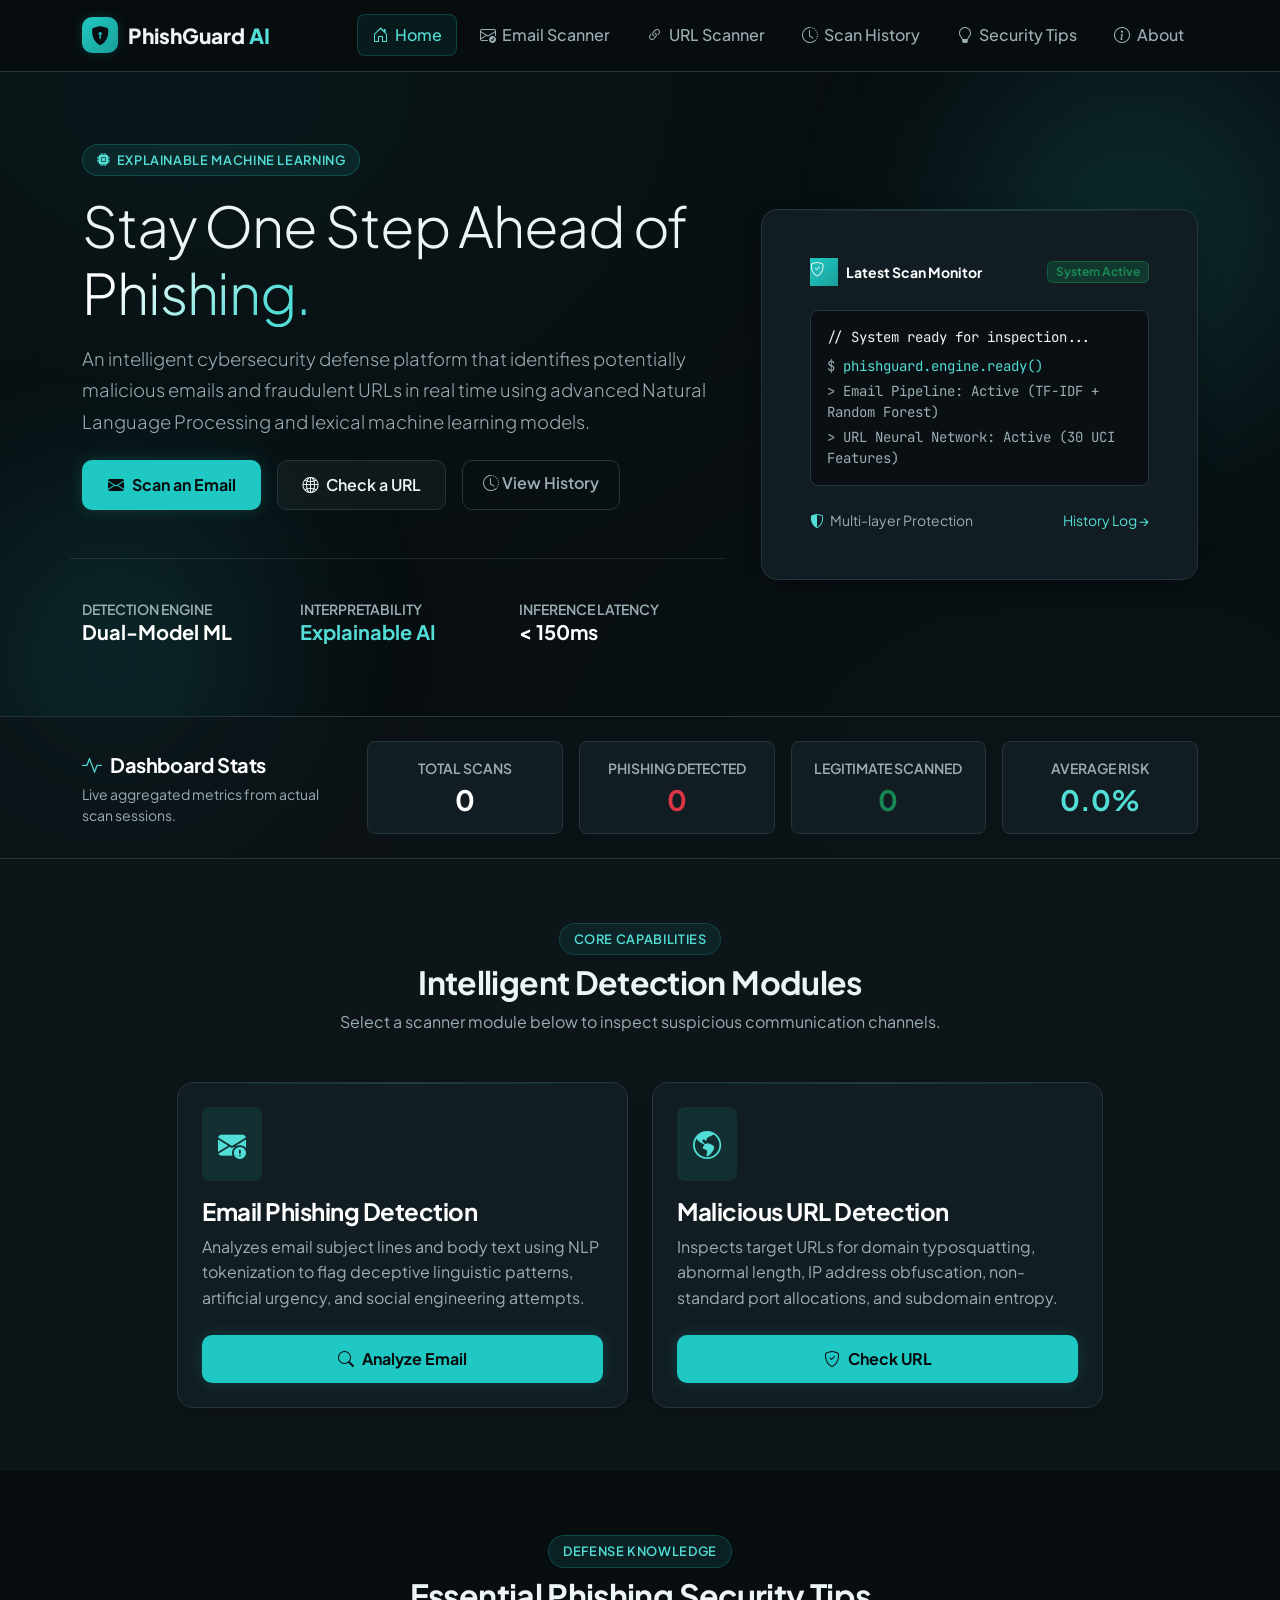
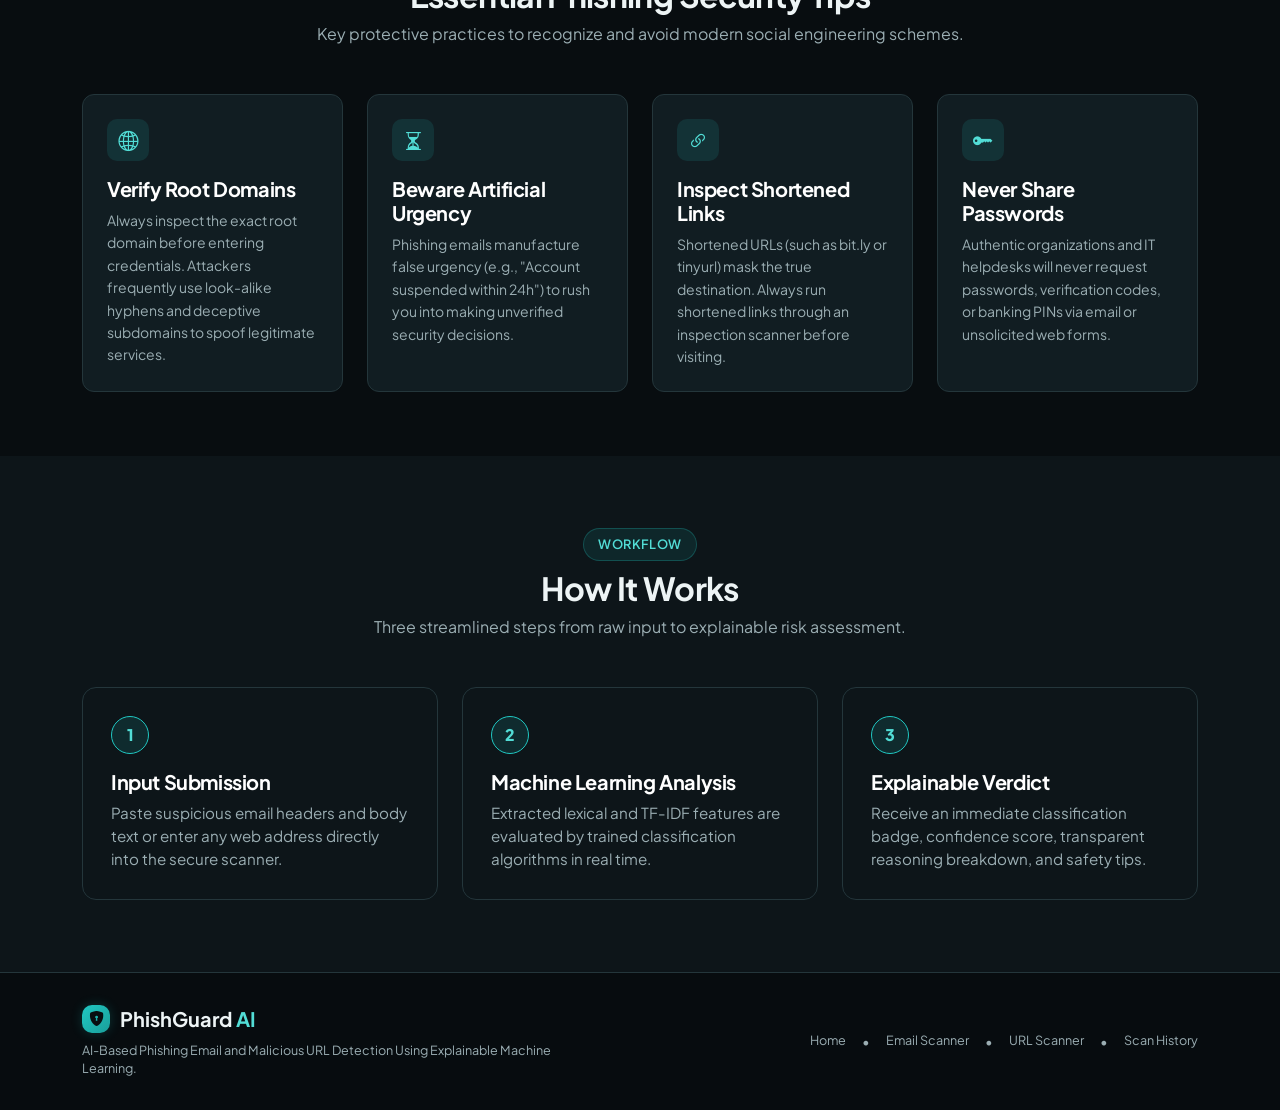
<file: frontend/index.html>
<!DOCTYPE html>
<html lang="en">

<head>
  <meta charset="UTF-8">
  <meta name="viewport" content="width=device-width, initial-scale=1.0">
  <title>PhishGuard AI — Phishing Email &amp; Malicious URL Detection</title>
  <meta name="description"
    content="AI-Based Phishing Email and Malicious URL Detection Using Explainable Machine Learning.">

  <!-- Google Fonts -->
  <link rel="preconnect" href="https://fonts.googleapis.com">
  <link rel="preconnect" href="https://fonts.gstatic.com" crossorigin>
  <link
    href="https://fonts.googleapis.com/css2?family=JetBrains+Mono:wght@400;600&family=Plus+Jakarta+Sans:wght@400;500;600;700;800&display=swap"
    rel="stylesheet">

  <!-- Bootstrap 5 CSS -->
  <link href="https://cdn.jsdelivr.net/npm/bootstrap@5.3.2/dist/css/bootstrap.min.css" rel="stylesheet">

  <!-- Bootstrap Icons -->
  <link rel="stylesheet" href="https://cdn.jsdelivr.net/npm/bootstrap-icons@1.11.3/font/bootstrap-icons.min.css">

  <!-- Custom Cyber Stylesheet -->
  <link rel="stylesheet" href="style.css?v=11">
</head>

<body>

  <!-- Background Orbs -->
  <div class="glow-orb glow-orb-cyan"></div>
  <div class="glow-orb glow-orb-blue"></div>

  <!-- Navigation Bar -->
  <header>
    <nav class="cyber-navbar navbar navbar-expand-lg">
      <div class="container">
        <a class="cyber-brand" href="index.html">
          <span class="brand-icon">
            <i class="bi bi-shield-lock-fill"></i>
          </span>
          <span>PhishGuard <span class="text-cyan">AI</span></span>
        </a>

        <button class="navbar-toggler border-0 text-white" type="button" data-bs-toggle="collapse"
          data-bs-target="#navbarContent" aria-controls="navbarContent" aria-expanded="false"
          aria-label="Toggle navigation">
          <i class="bi bi-list fs-2"></i>
        </button>

        <div class="collapse navbar-collapse" id="navbarContent">
          <ul class="navbar-nav ms-auto mb-2 mb-lg-0 align-items-lg-center gap-lg-2">
            <li class="nav-item">
              <a class="cyber-nav-link active" href="index.html"><i class="bi bi-house-door"></i> Home</a>
            </li>
            <li class="nav-item">
              <a class="cyber-nav-link" href="email.html"><i class="bi bi-envelope-check"></i> Email Scanner</a>
            </li>
            <li class="nav-item">
              <a class="cyber-nav-link" href="url.html"><i class="bi bi-link-45deg"></i> URL Scanner</a>
            </li>
            <li class="nav-item">
              <a class="cyber-nav-link" href="history.html"><i class="bi bi-clock-history"></i> Scan History</a>
            </li>
            <li class="nav-item">
              <a class="cyber-nav-link" href="#tips"><i class="bi bi-lightbulb"></i> Security Tips</a>
            </li>
            <li class="nav-item">
              <a class="cyber-nav-link" href="#about"><i class="bi bi-info-circle"></i> About</a>
            </li>
          </ul>
        </div>
      </div>
    </nav>
  </header>

  <main>
    <!-- Hero Section -->
    <section class="py-5 py-lg-6">
      <div class="container py-4">
        <div class="row align-items-center g-5">
          <div class="col-lg-7">
            <div class="mb-3 fade-slide-up delay-1">
              <span class="cyber-badge cyber-badge-cyan">
                <i class="bi bi-cpu-fill"></i> Explainable Machine Learning
              </span>
            </div>
            <h1 class="display-4 fw-extrabold mb-3 fade-slide-up delay-2">
              Stay One Step Ahead of <span class="gradient-text">Phishing.</span>
            </h1>
            <p class="lead text-muted-custom mb-4 fade-slide-up delay-3" style="font-size: 1.15rem; line-height: 1.7;">
              An intelligent cybersecurity defense platform that identifies potentially malicious emails and fraudulent
              URLs in real time using advanced Natural Language Processing and lexical machine learning models.
            </p>
            <div class="d-flex flex-wrap gap-3 fade-slide-up delay-4">
              <a href="email.html" class="btn-cyber-primary text-decoration-none">
                <i class="bi bi-envelope-fill"></i> Scan an Email
              </a>
              <a href="url.html" class="btn-cyber-secondary text-decoration-none">
                <i class="bi bi-globe2"></i> Check a URL
              </a>
              <a href="history.html" class="btn-cyber-outline text-decoration-none">
                <i class="bi bi-clock-history"></i> View History
              </a>
            </div>

            <!-- Quick stats / Highlights -->
            <div class="row mt-5 pt-3 border-top border-secondary border-opacity-25 g-4 fade-slide-up delay-5">
              <div class="col-sm-4">
                <div class="small text-muted-custom text-uppercase fw-semibold">Detection Engine</div>
                <div class="h5 fw-bold text-white mb-0">Dual-Model ML</div>
              </div>
              <div class="col-sm-4">
                <div class="small text-muted-custom text-uppercase fw-semibold">Interpretability</div>
                <div class="h5 fw-bold text-cyan mb-0">Explainable AI</div>
              </div>
              <div class="col-sm-4">
                <div class="small text-muted-custom text-uppercase fw-semibold">Inference Latency</div>
                <div class="h5 fw-bold text-white mb-0">&lt; 150ms</div>
              </div>
            </div>
          </div>

          <!-- Hero Graphic Card / Latest Threat Card -->
          <div class="col-lg-5 fade-slide-up delay-3">
            <div class="cyber-card p-4 p-md-5">
              <div class="d-flex align-items-center justify-content-between mb-4">
                <div class="d-flex align-items-center gap-2">
                  <span class="brand-icon"
                    style="width: 28px; height: 28px; font-size: 0.9rem; background: linear-gradient(135deg, var(--accent-cyan), #1a9e9a);">
                    <i class="bi bi-shield-check"></i>
                  </span>
                  <span class="small fw-bold text-white">Latest Scan Monitor</span>
                </div>
                <span
                  class="badge bg-success bg-opacity-25 text-success border border-success border-opacity-50 px-2 py-1">
                  System Active
                </span>
              </div>

              <!-- Live Dynamic Latest Detection Card on Hero -->
              <div id="heroLatestScanBox">
                <!-- Dynamically populated via script.js -->
                <div class="rounded-3 p-3 mb-3 code-font"
                  style="background: rgba(8, 13, 16, 0.85); border: 1px solid var(--border-glass);">
                  <div class="text-dim small mb-2">// System ready for inspection...</div>
                  <div class="text-cyan small mb-1"><span class="text-muted-custom">$</span> phishguard.engine.ready()</div>
                  <div class="text-muted-custom small mb-1">&gt; Email Pipeline: Active (TF-IDF + Random Forest)</div>
                  <div class="text-muted-custom small">&gt; URL Neural Network: Active (30 UCI Features)</div>
                </div>
              </div>

              <div class="d-flex align-items-center justify-content-between small text-muted-custom pt-2">
                <span><i class="bi bi-shield-shaded text-cyan me-1"></i> Multi-layer Protection</span>
                <a href="history.html" class="text-cyan text-decoration-none">History Log &rarr;</a>
              </div>
            </div>
          </div>
        </div>
      </div>
    </section>

    <!-- Live Dashboard Statistics Section -->
    <section class="py-4" style="background: rgba(13, 21, 25, 0.7); border-top: 1px solid var(--border-glass); border-bottom: 1px solid var(--border-glass);">
      <div class="container">
        <div class="row align-items-center g-4 justify-content-between">
          <div class="col-lg-3">
            <div class="d-flex align-items-center gap-2 mb-1">
              <i class="bi bi-activity text-cyan fs-5"></i>
              <h5 class="fw-bold text-white mb-0">Dashboard Stats</h5>
            </div>
            <p class="text-muted-custom small mb-0">Live aggregated metrics from actual scan sessions.</p>
          </div>
          <div class="col-lg-9">
            <div class="row g-3 text-center">
              <div class="col-6 col-md-3">
                <div class="p-3 rounded-3" style="background: var(--bg-card); border: 1px solid var(--border-glass);">
                  <div class="small text-muted-custom text-uppercase fw-semibold mb-1">Total Scans</div>
                  <div class="h3 fw-bold text-white mb-0" id="dashTotalScans">0</div>
                </div>
              </div>
              <div class="col-6 col-md-3">
                <div class="p-3 rounded-3" style="background: var(--bg-card); border: 1px solid var(--border-glass);">
                  <div class="small text-muted-custom text-uppercase fw-semibold mb-1">Phishing Detected</div>
                  <div class="h3 fw-bold text-danger mb-0" id="dashPhishScans">0</div>
                </div>
              </div>
              <div class="col-6 col-md-3">
                <div class="p-3 rounded-3" style="background: var(--bg-card); border: 1px solid var(--border-glass);">
                  <div class="small text-muted-custom text-uppercase fw-semibold mb-1">Legitimate Scanned</div>
                  <div class="h3 fw-bold text-success mb-0" id="dashLegitScans">0</div>
                </div>
              </div>
              <div class="col-6 col-md-3">
                <div class="p-3 rounded-3" style="background: var(--bg-card); border: 1px solid var(--border-glass);">
                  <div class="small text-muted-custom text-uppercase fw-semibold mb-1">Average Risk</div>
                  <div class="h3 fw-bold text-cyan mb-0" id="dashAvgRisk">0.0%</div>
                </div>
              </div>
            </div>
          </div>
        </div>
      </div>
    </section>

    <!-- Detection Feature Cards Section -->
    <section class="py-5" style="background: var(--bg-secondary);">
      <div class="container py-3">
        <div class="text-center max-w-700 mx-auto mb-5 fade-slide-up delay-2">
          <span class="cyber-badge cyber-badge-blue mb-2">Core Capabilities</span>
          <h2 class="fw-bold">Intelligent Detection Modules</h2>
          <p class="text-muted-custom">Select a scanner module below to inspect suspicious communication channels.</p>
        </div>

        <div class="row g-4 justify-content-center">
          <!-- Card 1: Email Phishing -->
          <div class="col-md-6 col-lg-5 fade-slide-up delay-3">
            <div class="cyber-card cyber-card-hover p-4 h-100 d-flex flex-column justify-content-between">
              <div>
                <div class="d-inline-flex p-3 rounded-3 mb-3 card-icon-wrap"
                  style="background: rgba(32, 200, 195, 0.1); color: var(--accent-cyan-light); font-size: 1.75rem;">
                  <i class="bi bi-envelope-exclamation-fill"></i>
                </div>
                <h3 class="h4 fw-bold text-white mb-2">Email Phishing Detection</h3>
                <p class="text-muted-custom mb-4" style="line-height: 1.6;">
                  Analyzes email subject lines and body text using NLP tokenization to flag deceptive linguistic
                  patterns, artificial urgency, and social engineering attempts.
                </p>
              </div>
              <div>
                <a href="email.html" class="btn-cyber-primary w-100 text-decoration-none">
                  <i class="bi bi-search"></i> Analyze Email
                </a>
              </div>
            </div>
          </div>

          <!-- Card 2: Malicious URL Detection -->
          <div class="col-md-6 col-lg-5 fade-slide-up delay-4">
            <div class="cyber-card cyber-card-hover p-4 h-100 d-flex flex-column justify-content-between">
              <div>
                <div class="d-inline-flex p-3 rounded-3 mb-3 card-icon-wrap"
                  style="background: rgba(32, 200, 195, 0.1); color: var(--accent-cyan-light); font-size: 1.75rem;">
                  <i class="bi bi-globe-americas"></i>
                </div>
                <h3 class="h4 fw-bold text-white mb-2">Malicious URL Detection</h3>
                <p class="text-muted-custom mb-4" style="line-height: 1.6;">
                  Inspects target URLs for domain typosquatting, abnormal length, IP address obfuscation, non-standard
                  port allocations, and subdomain entropy.
                </p>
              </div>
              <div>
                <a href="url.html" class="btn-cyber-primary w-100 text-decoration-none">
                  <i class="bi bi-shield-check"></i> Check URL
                </a>
              </div>
            </div>
          </div>
        </div>
      </div>
    </section>

    <!-- Security Tips Section -->
    <section class="py-5" id="tips">
      <div class="container py-3">
        <div class="text-center max-w-700 mx-auto mb-5">
          <span class="cyber-badge cyber-badge-cyan mb-2">Defense Knowledge</span>
          <h2 class="fw-bold">Essential Phishing Security Tips</h2>
          <p class="text-muted-custom">Key protective practices to recognize and avoid modern social engineering schemes.</p>
        </div>

        <div class="row g-4">
          <div class="col-md-6 col-lg-3">
            <div class="tip-card">
              <div class="tip-icon-wrap">
                <i class="bi bi-globe2"></i>
              </div>
              <h5 class="fw-bold text-white mb-2">Verify Root Domains</h5>
              <p class="text-muted-custom small mb-0" style="line-height: 1.6;">
                Always inspect the exact root domain before entering credentials. Attackers frequently use look-alike hyphens and deceptive subdomains to spoof legitimate services.
              </p>
            </div>
          </div>

          <div class="col-md-6 col-lg-3">
            <div class="tip-card">
              <div class="tip-icon-wrap">
                <i class="bi bi-hourglass-split"></i>
              </div>
              <h5 class="fw-bold text-white mb-2">Beware Artificial Urgency</h5>
              <p class="text-muted-custom small mb-0" style="line-height: 1.6;">
                Phishing emails manufacture false urgency (e.g., "Account suspended within 24h") to rush you into making unverified security decisions.
              </p>
            </div>
          </div>

          <div class="col-md-6 col-lg-3">
            <div class="tip-card">
              <div class="tip-icon-wrap">
                <i class="bi bi-link-45deg"></i>
              </div>
              <h5 class="fw-bold text-white mb-2">Inspect Shortened Links</h5>
              <p class="text-muted-custom small mb-0" style="line-height: 1.6;">
                Shortened URLs (such as bit.ly or tinyurl) mask the true destination. Always run shortened links through an inspection scanner before visiting.
              </p>
            </div>
          </div>

          <div class="col-md-6 col-lg-3">
            <div class="tip-card">
              <div class="tip-icon-wrap">
                <i class="bi bi-key-fill"></i>
              </div>
              <h5 class="fw-bold text-white mb-2">Never Share Passwords</h5>
              <p class="text-muted-custom small mb-0" style="line-height: 1.6;">
                Authentic organizations and IT helpdesks will never request passwords, verification codes, or banking PINs via email or unsolicited web forms.
              </p>
            </div>
          </div>
        </div>
      </div>
    </section>

    <!-- How It Works Section -->
    <section class="py-5" id="about" style="background: var(--bg-secondary);">
      <div class="container py-4">
        <div class="text-center mb-5">
          <span class="cyber-badge cyber-badge-cyan mb-2">Workflow</span>
          <h2 class="fw-bold">How It Works</h2>
          <p class="text-muted-custom">Three streamlined steps from raw input to explainable risk assessment.</p>
        </div>

        <div class="row g-4">
          <div class="col-md-4">
            <div class="step-card">
              <div class="step-number">1</div>
              <h4 class="h5 fw-bold text-white mb-2">Input Submission</h4>
              <p class="text-muted-custom mb-0" style="font-size: 0.95rem;">
                Paste suspicious email headers and body text or enter any web address directly into the secure scanner.
              </p>
            </div>
          </div>

          <div class="col-md-4">
            <div class="step-card">
              <div class="step-number">2</div>
              <h4 class="h5 fw-bold text-white mb-2">Machine Learning Analysis</h4>
              <p class="text-muted-custom mb-0" style="font-size: 0.95rem;">
                Extracted lexical and TF-IDF features are evaluated by trained classification algorithms in real time.
              </p>
            </div>
          </div>

          <div class="col-md-4">
            <div class="step-card">
              <div class="step-number">3</div>
              <h4 class="h5 fw-bold text-white mb-2">Explainable Verdict</h4>
              <p class="text-muted-custom mb-0" style="font-size: 0.95rem;">
                Receive an immediate classification badge, confidence score, transparent reasoning breakdown, and safety
                tips.
              </p>
            </div>
          </div>
        </div>
      </div>
    </section>
  </main>

  <!-- Footer -->
  <footer class="cyber-footer">
    <div class="container">
      <div class="row g-4 align-items-center justify-content-between">
        <div class="col-md-6">
          <div class="cyber-brand mb-2">
            <span class="brand-icon" style="width: 28px; height: 28px; font-size: 0.95rem;">
              <i class="bi bi-shield-lock-fill"></i>
            </span>
            <span class="h5 mb-0 fw-bold">PhishGuard <span class="text-cyan">AI</span></span>
          </div>
          <p class="text-muted-custom mb-0 small" style="max-width: 480px;">
            AI-Based Phishing Email and Malicious URL Detection Using Explainable Machine Learning.
          </p>
        </div>
        <div class="col-md-6 text-md-end">
          <div class="d-flex flex-wrap gap-3 justify-content-md-end">
            <a href="index.html" class="text-muted-custom text-decoration-none small hover-white">Home</a>
            <span class="text-dim">•</span>
            <a href="email.html" class="text-muted-custom text-decoration-none small hover-white">Email Scanner</a>
            <span class="text-dim">•</span>
            <a href="url.html" class="text-muted-custom text-decoration-none small hover-white">URL Scanner</a>
            <span class="text-dim">•</span>
            <a href="history.html" class="text-muted-custom text-decoration-none small hover-white">Scan History</a>
          </div>
        </div>
      </div>
    </div>
  </footer>

  <!-- Bootstrap JS Bundle -->
  <script src="https://cdn.jsdelivr.net/npm/bootstrap@5.3.2/dist/js/bootstrap.bundle.min.js"></script>
  <!-- Custom JS -->
  <script src="script.js?v=11"></script>
</body>

</html>
</file>
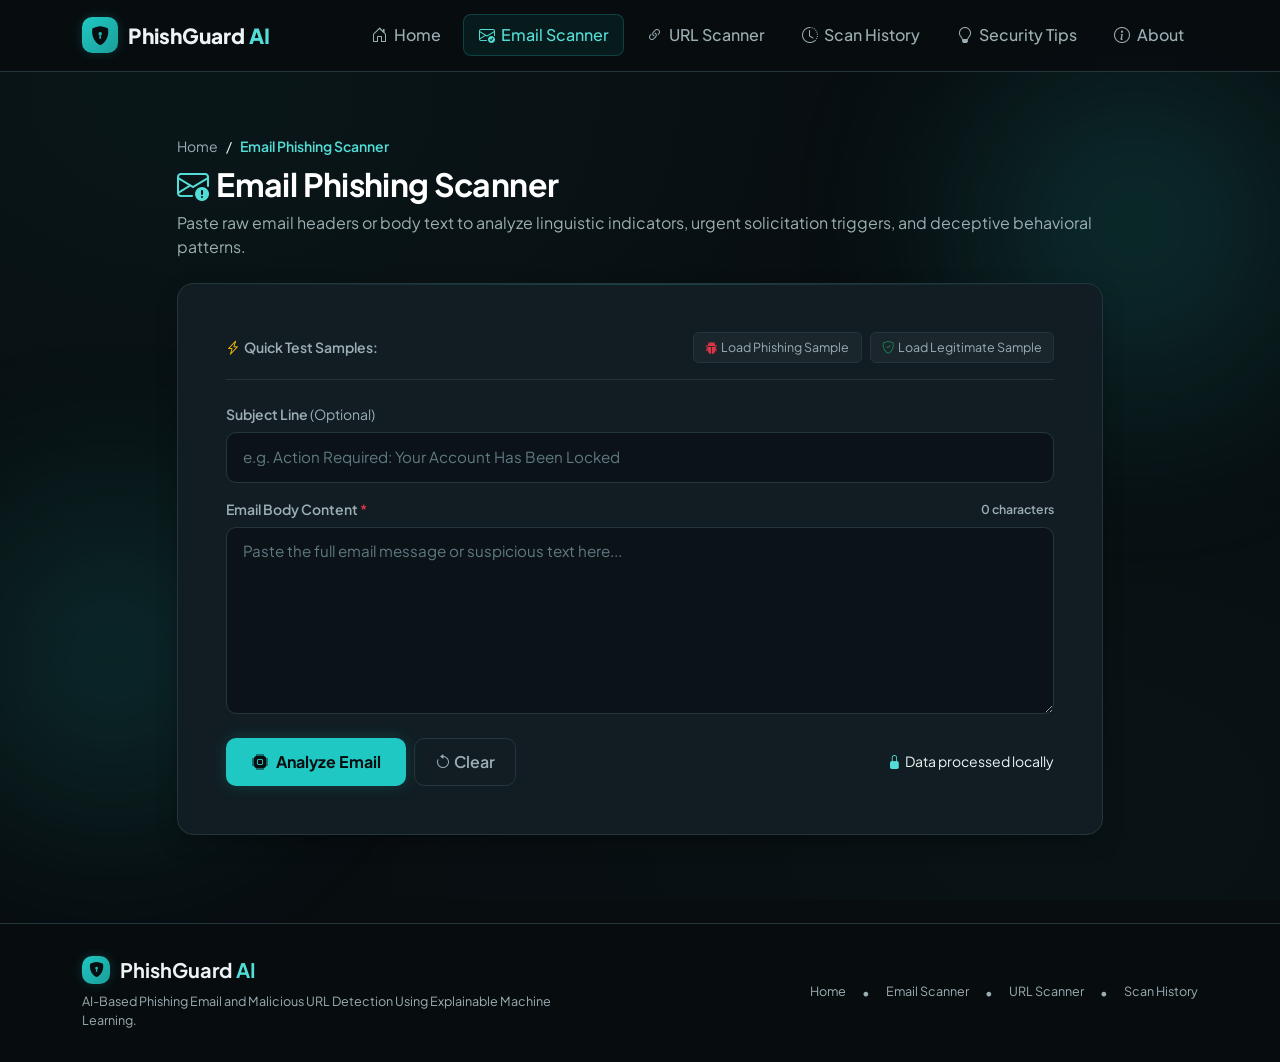
<file: frontend/email.html>
<!DOCTYPE html>
<html lang="en">
<head>
  <meta charset="UTF-8">
  <meta name="viewport" content="width=device-width, initial-scale=1.0">
  <title>Email Phishing Scanner — PhishGuard AI</title>
  <meta name="description" content="Scan and analyze suspicious email text for phishing indicators using explainable machine learning models.">
  
  <!-- Google Fonts -->
  <link rel="preconnect" href="https://fonts.googleapis.com">
  <link rel="preconnect" href="https://fonts.gstatic.com" crossorigin>
  <link href="https://fonts.googleapis.com/css2?family=JetBrains+Mono:wght@400;600&family=Plus+Jakarta+Sans:wght@400;500;600;700;800&display=swap" rel="stylesheet">
  
  <!-- Bootstrap 5 CSS -->
  <link href="https://cdn.jsdelivr.net/npm/bootstrap@5.3.2/dist/css/bootstrap.min.css" rel="stylesheet">
  
  <!-- Bootstrap Icons -->
  <link rel="stylesheet" href="https://cdn.jsdelivr.net/npm/bootstrap-icons@1.11.3/font/bootstrap-icons.min.css">
  
  <!-- Custom Cyber Stylesheet -->
  <link rel="stylesheet" href="style.css?v=11">
</head>
<body>

  <!-- Background Orbs -->
  <div class="glow-orb glow-orb-cyan"></div>
  <div class="glow-orb glow-orb-blue"></div>

  <!-- Navigation Bar -->
  <header>
    <nav class="cyber-navbar navbar navbar-expand-lg">
      <div class="container">
        <a class="cyber-brand" href="index.html">
          <span class="brand-icon">
            <i class="bi bi-shield-lock-fill"></i>
          </span>
          <span>PhishGuard <span class="text-cyan">AI</span></span>
        </a>

        <button class="navbar-toggler border-0 text-white" type="button" data-bs-toggle="collapse" data-bs-target="#navbarContent" aria-controls="navbarContent" aria-expanded="false" aria-label="Toggle navigation">
          <i class="bi bi-list fs-2"></i>
        </button>

        <div class="collapse navbar-collapse" id="navbarContent">
          <ul class="navbar-nav ms-auto mb-2 mb-lg-0 align-items-lg-center gap-lg-2">
            <li class="nav-item">
              <a class="cyber-nav-link" href="index.html"><i class="bi bi-house-door"></i> Home</a>
            </li>
            <li class="nav-item">
              <a class="cyber-nav-link active" href="email.html"><i class="bi bi-envelope-check"></i> Email Scanner</a>
            </li>
            <li class="nav-item">
              <a class="cyber-nav-link" href="url.html"><i class="bi bi-link-45deg"></i> URL Scanner</a>
            </li>
            <li class="nav-item">
              <a class="cyber-nav-link" href="history.html"><i class="bi bi-clock-history"></i> Scan History</a>
            </li>
            <li class="nav-item">
              <a class="cyber-nav-link" href="index.html#tips"><i class="bi bi-lightbulb"></i> Security Tips</a>
            </li>
            <li class="nav-item">
              <a class="cyber-nav-link" href="index.html#about"><i class="bi bi-info-circle"></i> About</a>
            </li>
          </ul>
        </div>
      </div>
    </nav>
  </header>

  <main class="py-5">
    <div class="container py-3">
      <!-- Breadcrumb & Header -->
      <div class="row justify-content-center mb-4 fade-slide-up delay-1">
        <div class="col-lg-10">
          <div class="d-flex align-items-center gap-2 mb-2">
            <a href="index.html" class="text-muted-custom text-decoration-none small">Home</a>
            <span class="text-dim small">/</span>
            <span class="text-cyan small fw-semibold">Email Phishing Scanner</span>
          </div>
          <h1 class="h2 fw-bold text-white mb-2">
            <i class="bi bi-envelope-exclamation text-cyan me-2"></i>Email Phishing Scanner
          </h1>
          <p class="text-muted-custom mb-0">
            Paste raw email headers or body text to analyze linguistic indicators, urgent solicitation triggers, and deceptive behavioral patterns.
          </p>
        </div>
      </div>

      <!-- Main Scanner Card -->
      <div class="row justify-content-center fade-slide-up delay-2">
        <div class="col-lg-10">
          <div class="cyber-card p-4 p-md-5 mb-4" id="emailScannerCard">
            
            <!-- Quick Demo Sample Bar -->
            <div class="d-flex flex-wrap align-items-center justify-content-between gap-2 pb-3 mb-4 border-bottom border-secondary border-opacity-25">
              <span class="small text-muted-custom fw-semibold">
                <i class="bi bi-lightning-charge text-warning me-1"></i>Quick Test Samples:
              </span>
              <div class="d-flex flex-wrap gap-2">
                <button type="button" class="sample-btn" id="samplePhishBtn">
                  <i class="bi bi-bug-fill text-danger me-1"></i>Load Phishing Sample
                </button>
                <button type="button" class="sample-btn" id="sampleSafeBtn">
                  <i class="bi bi-shield-check text-success me-1"></i>Load Legitimate Sample
                </button>
              </div>
            </div>

            <!-- Form -->
            <form id="emailScanForm" novalidate>
              <!-- Optional Subject -->
              <div class="cyber-input-group mb-3">
                <label for="emailSubject">
                  <span>Subject Line <span class="text-dim fw-normal">(Optional)</span></span>
                </label>
                <input 
                  type="text" 
                  class="form-control cyber-control" 
                  id="emailSubject" 
                  placeholder="e.g. Action Required: Your Account Has Been Locked"
                  maxlength="200"
                >
              </div>

              <!-- Email Content Body -->
              <div class="cyber-input-group mb-4">
                <label for="emailContent">
                  <span>Email Body Content <span class="text-danger">*</span></span>
                  <span class="text-dim small" id="charCounter">0 characters</span>
                </label>
                <textarea 
                  class="form-control cyber-control" 
                  id="emailContent" 
                  rows="7" 
                  placeholder="Paste the full email message or suspicious text here..."
                  required
                ></textarea>
              </div>

              <!-- Buttons Bar -->
              <div class="d-flex flex-wrap gap-3 align-items-center justify-content-between">
                <div class="d-flex gap-2">
                  <button type="submit" class="btn-cyber-primary" id="analyzeBtn">
                    <i class="bi bi-cpu-fill"></i> Analyze Email
                  </button>
                  <button type="button" class="btn-cyber-outline" id="clearBtn">
                    <i class="bi bi-arrow-counterclockwise"></i> Clear
                  </button>
                </div>
                <div class="small text-dim">
                  <i class="bi bi-lock-fill text-cyan me-1"></i>Data processed locally
                </div>
              </div>
            </form>
          </div>

          <!-- Notification / Alert Container -->
          <div id="alertContainer" style="display: none;"></div>

          <!-- Loading State Indicator -->
          <div id="loadingIndicator" class="cyber-card p-4 text-center my-4" style="display: none; justify-content: center; align-items: center; flex-direction: column;">
            <div class="spinner-border text-cyan mb-3" style="width: 3rem; height: 3rem;" role="status"></div>
            <h5 class="fw-bold text-white mb-1">Evaluating Email Features</h5>
            <p class="text-muted-custom small mb-0">Running TF-IDF tokenization and classification model inference...</p>
          </div>

          <!-- Detection Result Section -->
          <div id="resultContainer" class="result-container"></div>
        </div>
      </div>
    </div>
  </main>

  <!-- Footer -->
  <footer class="cyber-footer mt-auto">
    <div class="container">
      <div class="row g-4 align-items-center justify-content-between">
        <div class="col-md-6">
          <div class="cyber-brand mb-2">
            <span class="brand-icon" style="width: 28px; height: 28px; font-size: 0.95rem;">
              <i class="bi bi-shield-lock-fill"></i>
            </span>
            <span class="h5 mb-0 fw-bold">PhishGuard <span class="text-cyan">AI</span></span>
          </div>
          <p class="text-muted-custom mb-0 small" style="max-width: 480px;">
            AI-Based Phishing Email and Malicious URL Detection Using Explainable Machine Learning.
          </p>
        </div>
        <div class="col-md-6 text-md-end">
          <div class="d-flex flex-wrap gap-3 justify-content-md-end">
            <a href="index.html" class="text-muted-custom text-decoration-none small hover-white">Home</a>
            <span class="text-dim">•</span>
            <a href="email.html" class="text-muted-custom text-decoration-none small hover-white">Email Scanner</a>
            <span class="text-dim">•</span>
            <a href="url.html" class="text-muted-custom text-decoration-none small hover-white">URL Scanner</a>
            <span class="text-dim">•</span>
            <a href="history.html" class="text-muted-custom text-decoration-none small hover-white">Scan History</a>
          </div>
        </div>
      </div>
    </div>
  </footer>

  <!-- Bootstrap JS Bundle -->
  <script src="https://cdn.jsdelivr.net/npm/bootstrap@5.3.2/dist/js/bootstrap.bundle.min.js"></script>
  <!-- Custom JS -->
  <script src="script.js?v=11"></script>
</body>
</html>
</file>
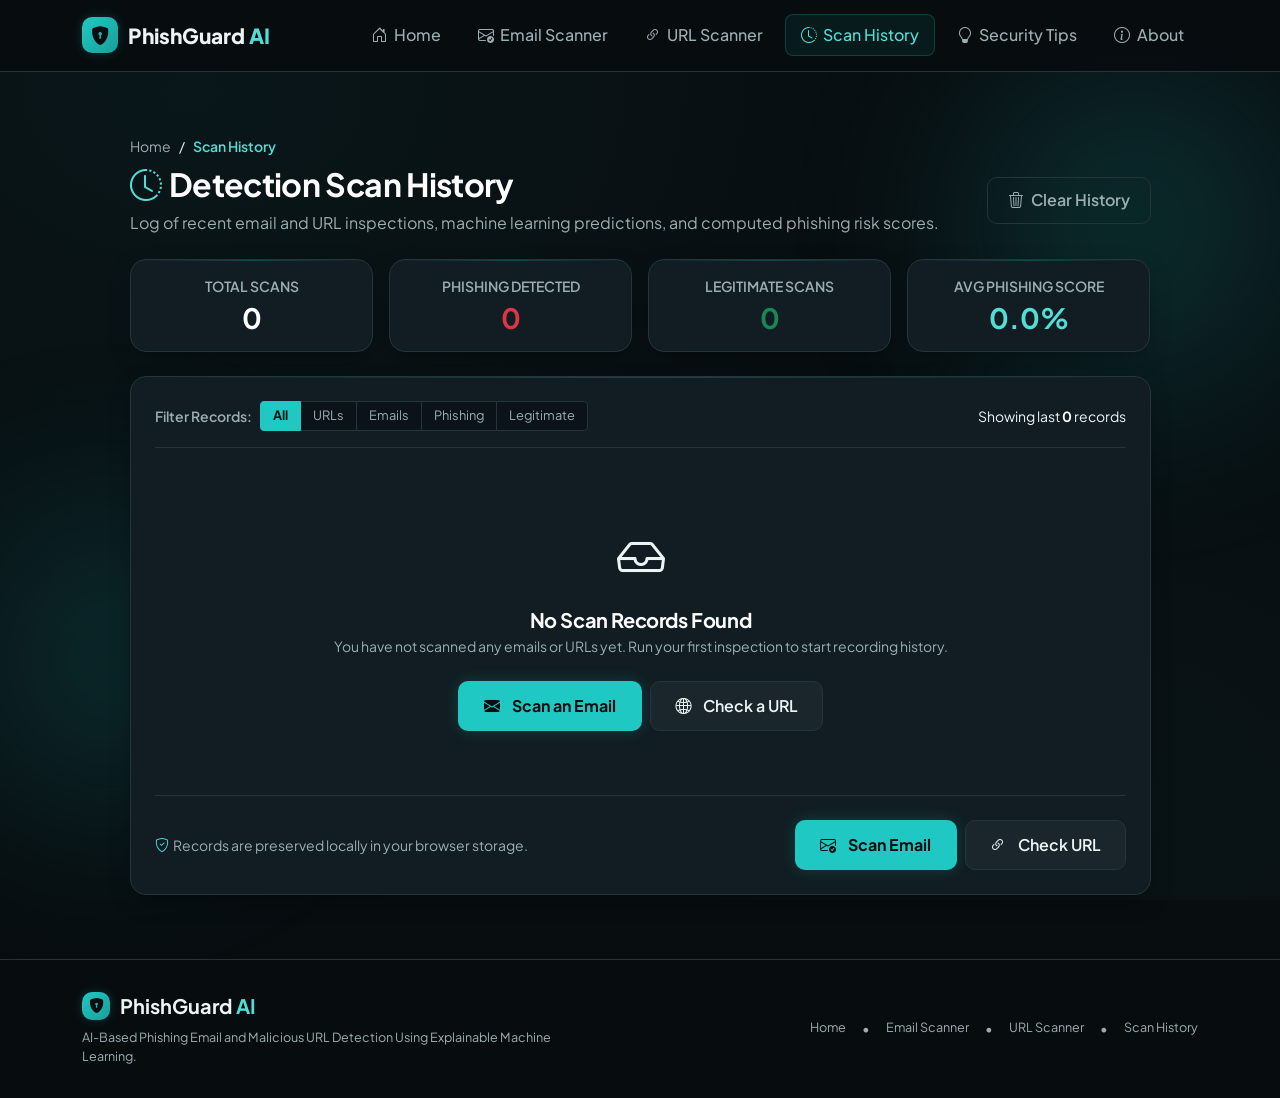
<file: frontend/history.html>
<!DOCTYPE html>
<html lang="en">

<head>
  <meta charset="UTF-8">
  <meta name="viewport" content="width=device-width, initial-scale=1.0">
  <title>Scan History — PhishGuard AI</title>
  <meta name="description" content="Review recent email and URL phishing detection history, risk scores, and classification verdicts.">

  <!-- Google Fonts -->
  <link rel="preconnect" href="https://fonts.googleapis.com">
  <link rel="preconnect" href="https://fonts.gstatic.com" crossorigin>
  <link href="https://fonts.googleapis.com/css2?family=JetBrains+Mono:wght@400;600&family=Plus+Jakarta+Sans:wght@400;500;600;700;800&display=swap" rel="stylesheet">

  <!-- Bootstrap 5 CSS -->
  <link href="https://cdn.jsdelivr.net/npm/bootstrap@5.3.2/dist/css/bootstrap.min.css" rel="stylesheet">

  <!-- Bootstrap Icons -->
  <link rel="stylesheet" href="https://cdn.jsdelivr.net/npm/bootstrap-icons@1.11.3/font/bootstrap-icons.min.css">

  <!-- Custom Cyber Stylesheet -->
  <link rel="stylesheet" href="style.css?v=11">
</head>

<body>

  <!-- Background Orbs -->
  <div class="glow-orb glow-orb-cyan"></div>
  <div class="glow-orb glow-orb-blue"></div>

  <!-- Navigation Bar -->
  <header>
    <nav class="cyber-navbar navbar navbar-expand-lg">
      <div class="container">
        <a class="cyber-brand" href="index.html">
          <span class="brand-icon">
            <i class="bi bi-shield-lock-fill"></i>
          </span>
          <span>PhishGuard <span class="text-cyan">AI</span></span>
        </a>

        <button class="navbar-toggler border-0 text-white" type="button" data-bs-toggle="collapse"
          data-bs-target="#navbarContent" aria-controls="navbarContent" aria-expanded="false"
          aria-label="Toggle navigation">
          <i class="bi bi-list fs-2"></i>
        </button>

        <div class="collapse navbar-collapse" id="navbarContent">
          <ul class="navbar-nav ms-auto mb-2 mb-lg-0 align-items-lg-center gap-lg-2">
            <li class="nav-item">
              <a class="cyber-nav-link" href="index.html"><i class="bi bi-house-door"></i> Home</a>
            </li>
            <li class="nav-item">
              <a class="cyber-nav-link" href="email.html"><i class="bi bi-envelope-check"></i> Email Scanner</a>
            </li>
            <li class="nav-item">
              <a class="cyber-nav-link" href="url.html"><i class="bi bi-link-45deg"></i> URL Scanner</a>
            </li>
            <li class="nav-item">
              <a class="cyber-nav-link active" href="history.html"><i class="bi bi-clock-history"></i> Scan History</a>
            </li>
            <li class="nav-item">
              <a class="cyber-nav-link" href="index.html#tips"><i class="bi bi-lightbulb"></i> Security Tips</a>
            </li>
            <li class="nav-item">
              <a class="cyber-nav-link" href="index.html#about"><i class="bi bi-info-circle"></i> About</a>
            </li>
          </ul>
        </div>
      </div>
    </nav>
  </header>

  <main class="py-5">
    <div class="container py-3">
      <!-- Breadcrumb & Header -->
      <div class="row justify-content-center mb-4 fade-slide-up delay-1">
        <div class="col-lg-11">
          <div class="d-flex align-items-center gap-2 mb-2">
            <a href="index.html" class="text-muted-custom text-decoration-none small">Home</a>
            <span class="text-dim small">/</span>
            <span class="text-cyan small fw-semibold">Scan History</span>
          </div>
          <div class="d-flex flex-wrap align-items-center justify-content-between gap-3">
            <div>
              <h1 class="h2 fw-bold text-white mb-2">
                <i class="bi bi-clock-history text-cyan me-2"></i>Detection Scan History
              </h1>
              <p class="text-muted-custom mb-0">
                Log of recent email and URL inspections, machine learning predictions, and computed phishing risk scores.
              </p>
            </div>
            <div class="d-flex gap-2">
              <button type="button" class="btn-cyber-outline" id="clearHistoryBtn">
                <i class="bi bi-trash3 me-1"></i> Clear History
              </button>
            </div>
          </div>
        </div>
      </div>

      <!-- Quick Metrics Summary Bar -->
      <div class="row justify-content-center mb-4 fade-slide-up delay-2">
        <div class="col-lg-11">
          <div class="row g-3" id="historyMetricsRow">
            <div class="col-6 col-md-3">
              <div class="cyber-card p-3 text-center">
                <div class="small text-muted-custom text-uppercase fw-semibold mb-1">Total Scans</div>
                <div class="h3 fw-bold text-white mb-0" id="histStatTotal">0</div>
              </div>
            </div>
            <div class="col-6 col-md-3">
              <div class="cyber-card p-3 text-center">
                <div class="small text-muted-custom text-uppercase fw-semibold mb-1">Phishing Detected</div>
                <div class="h3 fw-bold text-danger mb-0" id="histStatPhish">0</div>
              </div>
            </div>
            <div class="col-6 col-md-3">
              <div class="cyber-card p-3 text-center">
                <div class="small text-muted-custom text-uppercase fw-semibold mb-1">Legitimate Scans</div>
                <div class="h3 fw-bold text-success mb-0" id="histStatLegit">0</div>
              </div>
            </div>
            <div class="col-6 col-md-3">
              <div class="cyber-card p-3 text-center">
                <div class="small text-muted-custom text-uppercase fw-semibold mb-1">Avg Phishing Score</div>
                <div class="h3 fw-bold text-cyan mb-0" id="histStatAvg">0.0%</div>
              </div>
            </div>
          </div>
        </div>
      </div>

      <!-- Main History Card -->
      <div class="row justify-content-center fade-slide-up delay-3">
        <div class="col-lg-11">
          <div class="cyber-card p-4 p-md-4">
            
            <!-- Filters & Count Header -->
            <div class="d-flex flex-wrap align-items-center justify-content-between gap-3 pb-3 mb-4 border-bottom border-secondary border-opacity-25">
              <div class="d-flex align-items-center gap-2">
                <span class="small text-muted-custom fw-semibold">Filter Records:</span>
                <div class="btn-group btn-group-sm" role="group" id="historyFilterGroup">
                  <button type="button" class="btn btn-cyber-filter active" data-filter="all">All</button>
                  <button type="button" class="btn btn-cyber-filter" data-filter="URL">URLs</button>
                  <button type="button" class="btn btn-cyber-filter" data-filter="Email">Emails</button>
                  <button type="button" class="btn btn-cyber-filter" data-filter="Phishing">Phishing</button>
                  <button type="button" class="btn btn-cyber-filter" data-filter="Legitimate">Legitimate</button>
                </div>
              </div>
              <div class="small text-dim">
                Showing last <span class="text-white fw-bold" id="historyCount">0</span> records
              </div>
            </div>

            <!-- History List / Table Container -->
            <div id="historyListContainer">
              <!-- Dynamically rendered via script.js -->
            </div>

            <!-- Quick Action Links -->
            <div class="d-flex flex-wrap gap-3 align-items-center justify-content-between pt-4 mt-3 border-top border-secondary border-opacity-25">
              <div class="small text-muted-custom">
                <i class="bi bi-shield-check text-cyan me-1"></i>Records are preserved locally in your browser storage.
              </div>
              <div class="d-flex gap-2">
                <a href="email.html" class="btn-cyber-primary btn-sm text-decoration-none">
                  <i class="bi bi-envelope-check me-1"></i> Scan Email
                </a>
                <a href="url.html" class="btn-cyber-secondary btn-sm text-decoration-none">
                  <i class="bi bi-link-45deg me-1"></i> Check URL
                </a>
              </div>
            </div>

          </div>
        </div>
      </div>
    </div>
  </main>

  <!-- Footer -->
  <footer class="cyber-footer mt-auto">
    <div class="container">
      <div class="row g-4 align-items-center justify-content-between">
        <div class="col-md-6">
          <div class="cyber-brand mb-2">
            <span class="brand-icon" style="width: 28px; height: 28px; font-size: 0.95rem;">
              <i class="bi bi-shield-lock-fill"></i>
            </span>
            <span class="h5 mb-0 fw-bold">PhishGuard <span class="text-cyan">AI</span></span>
          </div>
          <p class="text-muted-custom mb-0 small" style="max-width: 480px;">
            AI-Based Phishing Email and Malicious URL Detection Using Explainable Machine Learning.
          </p>
        </div>
        <div class="col-md-6 text-md-end">
          <div class="d-flex flex-wrap gap-3 justify-content-md-end">
            <a href="index.html" class="text-muted-custom text-decoration-none small hover-white">Home</a>
            <span class="text-dim">•</span>
            <a href="email.html" class="text-muted-custom text-decoration-none small hover-white">Email Scanner</a>
            <span class="text-dim">•</span>
            <a href="url.html" class="text-muted-custom text-decoration-none small hover-white">URL Scanner</a>
            <span class="text-dim">•</span>
            <a href="history.html" class="text-muted-custom text-decoration-none small hover-white">Scan History</a>
          </div>
        </div>
      </div>
    </div>
  </footer>

  <!-- Bootstrap JS Bundle -->
  <script src="https://cdn.jsdelivr.net/npm/bootstrap@5.3.2/dist/js/bootstrap.bundle.min.js"></script>
  <!-- Custom JS -->
  <script src="script.js?v=11"></script>
</body>

</html>
</file>
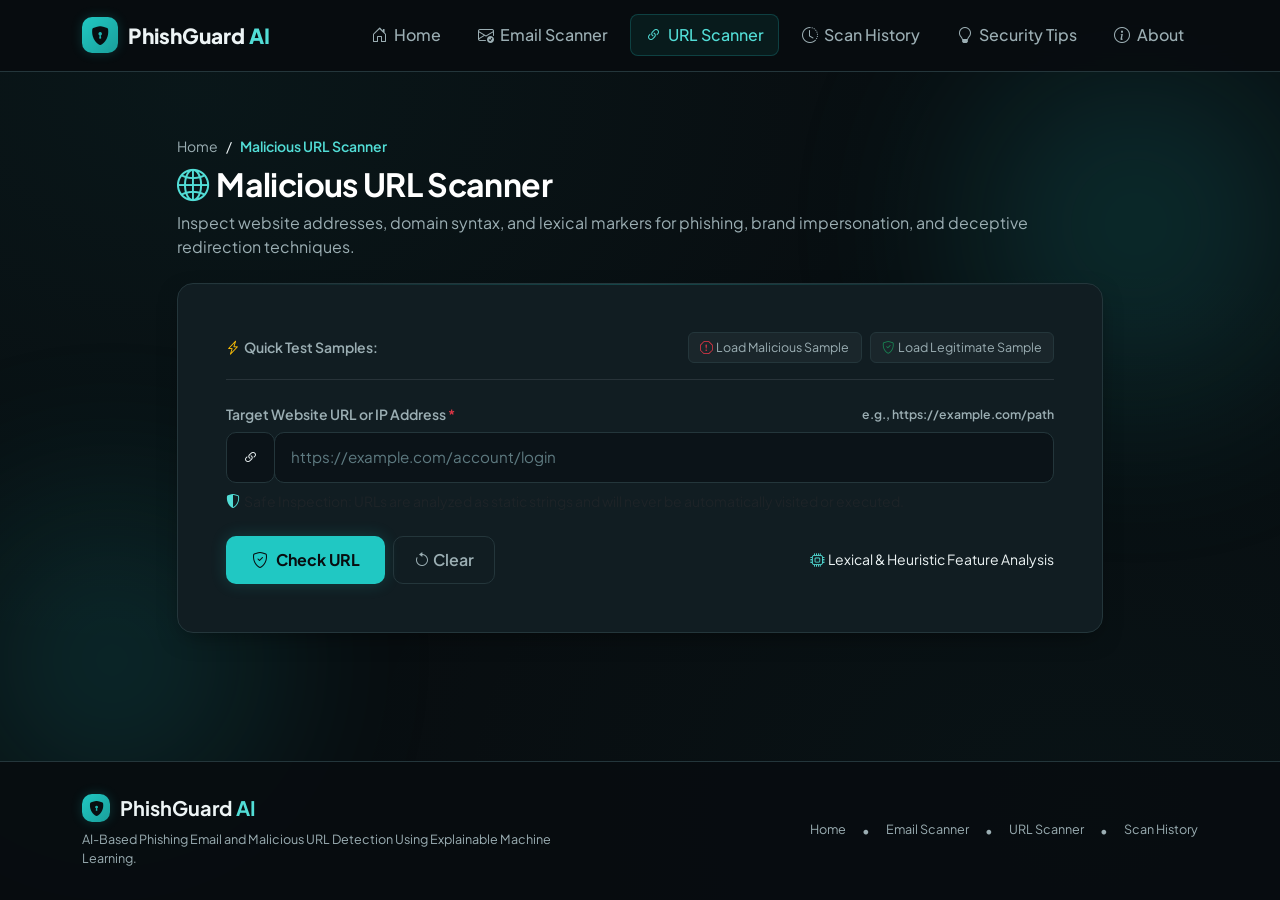
<file: frontend/url.html>
<!DOCTYPE html>
<html lang="en">
<head>
  <meta charset="UTF-8">
  <meta name="viewport" content="width=device-width, initial-scale=1.0">
  <title>Malicious URL Scanner — PhishGuard AI</title>
  <meta name="description" content="Check suspicious links and domains for malicious phishing patterns using explainable ML feature models.">
  
  <!-- Google Fonts -->
  <link rel="preconnect" href="https://fonts.googleapis.com">
  <link rel="preconnect" href="https://fonts.gstatic.com" crossorigin>
  <link href="https://fonts.googleapis.com/css2?family=JetBrains+Mono:wght@400;600&family=Plus+Jakarta+Sans:wght@400;500;600;700;800&display=swap" rel="stylesheet">
  
  <!-- Bootstrap 5 CSS -->
  <link href="https://cdn.jsdelivr.net/npm/bootstrap@5.3.2/dist/css/bootstrap.min.css" rel="stylesheet">
  
  <!-- Bootstrap Icons -->
  <link rel="stylesheet" href="https://cdn.jsdelivr.net/npm/bootstrap-icons@1.11.3/font/bootstrap-icons.min.css">
  
  <!-- Custom Cyber Stylesheet -->
  <link rel="stylesheet" href="style.css?v=11">
</head>
<body>

  <!-- Background Orbs -->
  <div class="glow-orb glow-orb-cyan"></div>
  <div class="glow-orb glow-orb-blue"></div>

  <!-- Navigation Bar -->
  <header>
    <nav class="cyber-navbar navbar navbar-expand-lg">
      <div class="container">
        <a class="cyber-brand" href="index.html">
          <span class="brand-icon">
            <i class="bi bi-shield-lock-fill"></i>
          </span>
          <span>PhishGuard <span class="text-cyan">AI</span></span>
        </a>

        <button class="navbar-toggler border-0 text-white" type="button" data-bs-toggle="collapse" data-bs-target="#navbarContent" aria-controls="navbarContent" aria-expanded="false" aria-label="Toggle navigation">
          <i class="bi bi-list fs-2"></i>
        </button>

        <div class="collapse navbar-collapse" id="navbarContent">
          <ul class="navbar-nav ms-auto mb-2 mb-lg-0 align-items-lg-center gap-lg-2">
            <li class="nav-item">
              <a class="cyber-nav-link" href="index.html"><i class="bi bi-house-door"></i> Home</a>
            </li>
            <li class="nav-item">
              <a class="cyber-nav-link" href="email.html"><i class="bi bi-envelope-check"></i> Email Scanner</a>
            </li>
            <li class="nav-item">
              <a class="cyber-nav-link active" href="url.html"><i class="bi bi-link-45deg"></i> URL Scanner</a>
            </li>
            <li class="nav-item">
              <a class="cyber-nav-link" href="history.html"><i class="bi bi-clock-history"></i> Scan History</a>
            </li>
            <li class="nav-item">
              <a class="cyber-nav-link" href="index.html#tips"><i class="bi bi-lightbulb"></i> Security Tips</a>
            </li>
            <li class="nav-item">
              <a class="cyber-nav-link" href="index.html#about"><i class="bi bi-info-circle"></i> About</a>
            </li>
          </ul>
        </div>
      </div>
    </nav>
  </header>

  <main class="py-5">
    <div class="container py-3">
      <!-- Breadcrumb & Header -->
      <div class="row justify-content-center mb-4 fade-slide-up delay-1">
        <div class="col-lg-10">
          <div class="d-flex align-items-center gap-2 mb-2">
            <a href="index.html" class="text-muted-custom text-decoration-none small">Home</a>
            <span class="text-dim small">/</span>
            <span class="text-cyan small fw-semibold">Malicious URL Scanner</span>
          </div>
          <h1 class="h2 fw-bold text-white mb-2">
            <i class="bi bi-globe2 text-cyan me-2"></i>Malicious URL Scanner
          </h1>
          <p class="text-muted-custom mb-0">
            Inspect website addresses, domain syntax, and lexical markers for phishing, brand impersonation, and deceptive redirection techniques.
          </p>
        </div>
      </div>

      <!-- Main Scanner Card -->
      <div class="row justify-content-center fade-slide-up delay-2">
        <div class="col-lg-10">
          <div class="cyber-card p-4 p-md-5 mb-4" id="urlScannerCard">
            
            <!-- Quick Demo Sample Bar -->
            <div class="d-flex flex-wrap align-items-center justify-content-between gap-2 pb-3 mb-4 border-bottom border-secondary border-opacity-25">
              <span class="small text-muted-custom fw-semibold">
                <i class="bi bi-lightning-charge text-warning me-1"></i>Quick Test Samples:
              </span>
              <div class="d-flex flex-wrap gap-2">
                <button type="button" class="sample-btn" id="sampleMaliciousBtn">
                  <i class="bi bi-exclamation-octagon text-danger me-1"></i>Load Malicious Sample
                </button>
                <button type="button" class="sample-btn" id="sampleSafeUrlBtn">
                  <i class="bi bi-shield-check text-success me-1"></i>Load Legitimate Sample
                </button>
              </div>
            </div>

            <!-- Form -->
            <form id="urlScanForm" novalidate>
              <div class="cyber-input-group mb-4">
                <label for="urlInput">
                  <span>Target Website URL or IP Address <span class="text-danger">*</span></span>
                  <span class="text-dim small">e.g., https://example.com/path</span>
                </label>
                <div class="input-group">
                  <span class="input-group-text cyber-control border-end-0 text-muted-custom">
                    <i class="bi bi-link-45deg"></i>
                  </span>
                  <input 
                    type="text" 
                    class="form-control cyber-control border-start-0" 
                    id="urlInput" 
                    placeholder="https://example.com/account/login"
                    required
                  >
                </div>
                <div class="form-text text-dim small mt-2">
                  <i class="bi bi-shield-shaded text-cyan me-1"></i>Safe Inspection: URLs are analyzed as static strings and will never be automatically visited or executed.
                </div>
              </div>

              <!-- Buttons Bar -->
              <div class="d-flex flex-wrap gap-3 align-items-center justify-content-between">
                <div class="d-flex gap-2">
                  <button type="submit" class="btn-cyber-primary" id="analyzeBtn">
                    <i class="bi bi-shield-check"></i> Check URL
                  </button>
                  <button type="button" class="btn-cyber-outline" id="clearBtn">
                    <i class="bi bi-arrow-counterclockwise"></i> Clear
                  </button>
                </div>
                <div class="small text-dim">
                  <i class="bi bi-cpu text-cyan me-1"></i>Lexical &amp; Heuristic Feature Analysis
                </div>
              </div>
            </form>
          </div>

          <!-- Notification / Alert Container -->
          <div id="alertContainer" style="display: none;"></div>

          <!-- Loading State Indicator -->
          <div id="loadingIndicator" class="cyber-card p-4 text-center my-4" style="display: none; justify-content: center; align-items: center; flex-direction: column;">
            <div class="spinner-border text-cyan mb-3" style="width: 3rem; height: 3rem;" role="status"></div>
            <h5 class="fw-bold text-white mb-1">Extracting Lexical Features</h5>
            <p class="text-muted-custom small mb-0">Computing domain entropy, length metrics, and classification score...</p>
          </div>

          <!-- Detection Result Section -->
          <div id="resultContainer" class="result-container"></div>
        </div>
      </div>
    </div>
  </main>

  <!-- Footer -->
  <footer class="cyber-footer mt-auto">
    <div class="container">
      <div class="row g-4 align-items-center justify-content-between">
        <div class="col-md-6">
          <div class="cyber-brand mb-2">
            <span class="brand-icon" style="width: 28px; height: 28px; font-size: 0.95rem;">
              <i class="bi bi-shield-lock-fill"></i>
            </span>
            <span class="h5 mb-0 fw-bold">PhishGuard <span class="text-cyan">AI</span></span>
          </div>
          <p class="text-muted-custom mb-0 small" style="max-width: 480px;">
            AI-Based Phishing Email and Malicious URL Detection Using Explainable Machine Learning.
          </p>
        </div>
        <div class="col-md-6 text-md-end">
          <div class="d-flex flex-wrap gap-3 justify-content-md-end">
            <a href="index.html" class="text-muted-custom text-decoration-none small hover-white">Home</a>
            <span class="text-dim">•</span>
            <a href="email.html" class="text-muted-custom text-decoration-none small hover-white">Email Scanner</a>
            <span class="text-dim">•</span>
            <a href="url.html" class="text-muted-custom text-decoration-none small hover-white">URL Scanner</a>
            <span class="text-dim">•</span>
            <a href="history.html" class="text-muted-custom text-decoration-none small hover-white">Scan History</a>
          </div>
        </div>
      </div>
    </div>
  </footer>

  <!-- Bootstrap JS Bundle -->
  <script src="https://cdn.jsdelivr.net/npm/bootstrap@5.3.2/dist/js/bootstrap.bundle.min.js"></script>
  <!-- Custom JS -->
  <script src="script.js?v=11"></script>
</body>
</html>
</file>
<file: frontend/style.css>
/* ==========================================================================
   PhishGuard AI — Cybersecurity Design System & Motion Framework
   ========================================================================== */

:root {
  /* Core Dark Palette */
  --bg-primary: #080D10;
  --bg-secondary: #0D1519;
  --bg-card: #111D22;
  --bg-card-hover: #142329;
  --bg-card-solid: #111D22;
  --bg-input: #0B1318;

  /* Primary Accent — Teal */
  --accent-cyan: #20C8C3;
  --accent-cyan-light: #52DDD6;
  --accent-cyan-glow: rgba(32, 200, 195, 0.2);

  /* Status Colors */
  --status-safe: #43D6A0;
  --status-safe-bg: rgba(67, 214, 160, 0.1);
  --status-safe-border: rgba(67, 214, 160, 0.25);
  --status-phish: #FF727A;
  --status-phish-bg: rgba(255, 114, 122, 0.1);
  --status-phish-border: rgba(255, 114, 122, 0.25);
  --status-warning: #F2C66D;
  --status-warning-bg: rgba(242, 198, 109, 0.1);

  /* Typography Colors */
  --text-main: #EDF4F5;
  --text-muted: #9BAEB3;
  --text-dim: #5E7A80;

  /* Borders & Shadows */
  --border-glass: #24363B;
  --border-glass-cyan: rgba(32, 200, 195, 0.35);
  --shadow-glass: 0 8px 24px -8px rgba(0, 0, 0, 0.5);
  --shadow-glow: 0 0 24px rgba(32, 200, 195, 0.15);

  /* Motion & Easing Tokens */
  --ease-out-expo: cubic-bezier(0.16, 1, 0.3, 1);
  --ease-smooth: cubic-bezier(0.2, 0.8, 0.2, 1);
  --ease-in-out: cubic-bezier(0.4, 0, 0.2, 1);

  /* Transitions */
  --transition-fast: all 0.18s var(--ease-in-out);
  --transition-smooth: all 0.3s var(--ease-out-expo);
  --transition-card: transform 0.28s var(--ease-out-expo), border-color 0.28s ease, box-shadow 0.28s var(--ease-out-expo), background-color 0.28s ease;
}

/* Global Reset & Body */
* {
  box-sizing: border-box;
}

body {
  background-color: var(--bg-primary);
  background-image:
    radial-gradient(ellipse at 15% 10%, rgba(32, 200, 195, 0.05) 0%, transparent 50%),
    radial-gradient(ellipse at 85% 90%, rgba(32, 200, 195, 0.03) 0%, transparent 50%);
  background-attachment: fixed;
  color: var(--text-main);
  font-family: 'Plus Jakarta Sans', -apple-system, BlinkMacSystemFont, 'Segoe UI', Roboto, sans-serif;
  min-height: 100vh;
  display: flex;
  flex-direction: column;
  overflow-x: hidden;
}

main {
  flex: 1;
}

/* Typography Helpers */
h1,
h2,
h3,
h4,
h5,
h6 {
  color: var(--text-main);
  font-weight: 700;
  letter-spacing: -0.02em;
}

.text-cyan {
  color: var(--accent-cyan-light) !important;
}

.text-muted-custom {
  color: var(--text-muted) !important;
}

.gradient-text {
  background: linear-gradient(135deg, #ffffff 20%, var(--accent-cyan-light) 80%);
  -webkit-background-clip: text;
  -webkit-text-fill-color: transparent;
}

.code-font {
  font-family: 'JetBrains Mono', 'Fira Code', Consolas, monospace;
}

/* Custom Navigation Bar */
.cyber-navbar {
  background: rgba(8, 13, 16, 0.92);
  backdrop-filter: blur(16px);
  -webkit-backdrop-filter: blur(16px);
  border-bottom: 1px solid var(--border-glass);
  padding: 0.9rem 0;
  position: sticky;
  top: 0;
  z-index: 1000;
  transition: background-color 0.25s ease, border-color 0.25s ease;
}

.cyber-brand {
  display: flex;
  align-items: center;
  gap: 0.65rem;
  font-weight: 800;
  font-size: 1.3rem;
  color: var(--text-main);
  text-decoration: none;
  transition: transform 0.2s var(--ease-smooth);
}

.cyber-brand:hover {
  transform: translateY(-1px);
}

.cyber-brand .brand-icon {
  width: 36px;
  height: 36px;
  border-radius: 10px;
  background: linear-gradient(135deg, var(--accent-cyan), #1a9e9a);
  display: flex;
  align-items: center;
  justify-content: center;
  color: #080D10;
  font-size: 1.15rem;
  box-shadow: 0 0 12px var(--accent-cyan-glow);
  transition: transform 0.25s var(--ease-out-expo), box-shadow 0.25s ease;
}

.cyber-brand:hover .brand-icon {
  transform: scale(1.05);
  box-shadow: 0 0 16px rgba(32, 200, 195, 0.4);
}

.cyber-nav-link {
  color: var(--text-muted);
  font-weight: 500;
  padding: 0.5rem 0.9rem;
  border-radius: 8px;
  transition: color 0.2s ease, background-color 0.2s ease, border-color 0.2s ease, transform 0.2s ease;
  text-decoration: none;
  display: inline-flex;
  align-items: center;
  gap: 0.4rem;
}

.cyber-nav-link:hover {
  color: var(--text-main);
  background: rgba(255, 255, 255, 0.05);
  transform: translateY(-1px);
}

.cyber-nav-link:active {
  transform: scale(0.97);
}

.cyber-nav-link.active {
  color: var(--accent-cyan-light);
  background: rgba(32, 200, 195, 0.08);
  border: 1px solid rgba(32, 200, 195, 0.22);
}

/* Staggered Entrance Motion Utilities */
.fade-slide-up {
  opacity: 0;
  transform: translateY(14px);
  animation: entranceFadeSlideUp 0.65s var(--ease-out-expo) forwards;
  will-change: opacity, transform;
}

.delay-1 { animation-delay: 0.06s; }
.delay-2 { animation-delay: 0.12s; }
.delay-3 { animation-delay: 0.18s; }
.delay-4 { animation-delay: 0.26s; }
.delay-5 { animation-delay: 0.34s; }

@keyframes entranceFadeSlideUp {
  0% {
    opacity: 0;
    transform: translateY(14px);
  }
  100% {
    opacity: 1;
    transform: translateY(0);
  }
}

/* Cards */
.cyber-card {
  background: var(--bg-card);
  border: 1px solid var(--border-glass);
  border-radius: 16px;
  box-shadow: var(--shadow-glass);
  transition: var(--transition-card);
  position: relative;
  overflow: hidden;
  will-change: transform, box-shadow;
}

.cyber-card::before {
  content: '';
  position: absolute;
  top: 0;
  left: 0;
  right: 0;
  height: 1px;
  background: linear-gradient(90deg, transparent, rgba(32, 200, 195, 0.35), transparent);
  opacity: 0.7;
  transition: opacity 0.3s ease;
}

.cyber-card-hover {
  transition: var(--transition-card);
}

.cyber-card-hover:hover {
  transform: translateY(-4px);
  border-color: rgba(32, 200, 195, 0.4);
  box-shadow: 0 16px 32px -8px rgba(0, 0, 0, 0.6), 0 0 24px rgba(32, 200, 195, 0.14);
  background: var(--bg-card-hover);
}

.cyber-card-hover:hover .card-icon-wrap {
  transform: scale(1.08) translateY(-2px);
}

.card-icon-wrap {
  display: inline-flex;
  transition: transform 0.28s var(--ease-out-expo);
  will-change: transform;
}

/* Active Scanner Radar & Sweep Effect */
.scanning-active-box {
  position: relative;
  border-color: rgba(32, 200, 195, 0.45) !important;
  box-shadow: 0 0 24px rgba(32, 200, 195, 0.15) !important;
}

.scanning-active-box::after {
  content: '';
  position: absolute;
  top: 0;
  left: -100%;
  width: 100%;
  height: 2px;
  background: linear-gradient(90deg, transparent, var(--accent-cyan), var(--accent-cyan-light), transparent);
  animation: scanlineSweep 1.8s ease-in-out infinite;
  z-index: 10;
}

@keyframes scanlineSweep {
  0% {
    left: -100%;
    opacity: 0;
  }
  30% {
    opacity: 1;
  }
  70% {
    opacity: 1;
  }
  100% {
    left: 100%;
    opacity: 0;
  }
}

/* Badges & Pills */
.cyber-badge {
  display: inline-flex;
  align-items: center;
  gap: 0.4rem;
  padding: 0.35rem 0.85rem;
  font-size: 0.8rem;
  font-weight: 600;
  border-radius: 20px;
  text-transform: uppercase;
  letter-spacing: 0.05em;
  transition: transform 0.2s ease, box-shadow 0.2s ease;
}

.cyber-badge-cyan {
  background: rgba(32, 200, 195, 0.1);
  color: var(--accent-cyan-light);
  border: 1px solid rgba(32, 200, 195, 0.25);
}

.cyber-badge-blue {
  background: rgba(32, 200, 195, 0.08);
  color: var(--accent-cyan-light);
  border: 1px solid rgba(32, 200, 195, 0.2);
}

.cyber-badge-safe {
  background: var(--status-safe-bg);
  color: var(--status-safe);
  border: 1px solid var(--status-safe-border);
}

.cyber-badge-danger {
  background: var(--status-phish-bg);
  color: var(--status-phish);
  border: 1px solid var(--status-phish-border);
}

/* Cyber Buttons */
.btn-cyber-primary {
  background: var(--accent-cyan);
  color: #080D10;
  font-weight: 700;
  border: none;
  border-radius: 10px;
  padding: 0.75rem 1.6rem;
  box-shadow: 0 0 16px var(--accent-cyan-glow);
  transition: transform 0.18s var(--ease-in-out), box-shadow 0.18s var(--ease-in-out), background 0.18s ease;
  display: inline-flex;
  align-items: center;
  justify-content: center;
  gap: 0.5rem;
  cursor: pointer;
  text-decoration: none;
}

.btn-cyber-primary:hover {
  background: var(--accent-cyan-light);
  color: #080D10;
  transform: translateY(-2px);
  box-shadow: 0 0 24px rgba(32, 200, 195, 0.45);
}

.btn-cyber-primary:active {
  transform: scale(0.97) translateY(0);
}

.btn-cyber-primary:focus-visible {
  outline: 2px solid var(--accent-cyan-light);
  outline-offset: 3px;
}

.btn-cyber-primary:disabled {
  opacity: 0.7;
  cursor: not-allowed;
  transform: none !important;
  box-shadow: none !important;
}

.btn-cyber-secondary {
  background: rgba(255, 255, 255, 0.04);
  color: var(--text-main);
  font-weight: 600;
  border: 1px solid var(--border-glass);
  border-radius: 10px;
  padding: 0.75rem 1.5rem;
  transition: transform 0.18s var(--ease-in-out), box-shadow 0.18s var(--ease-in-out), background 0.18s ease, border-color 0.18s ease;
  display: inline-flex;
  align-items: center;
  justify-content: center;
  gap: 0.5rem;
  cursor: pointer;
  text-decoration: none;
}

.btn-cyber-secondary:hover {
  background: rgba(255, 255, 255, 0.08);
  color: var(--text-main);
  border-color: rgba(32, 200, 195, 0.4);
  transform: translateY(-2px);
  box-shadow: 0 4px 16px rgba(0, 0, 0, 0.3);
}

.btn-cyber-secondary:active {
  transform: scale(0.97) translateY(0);
}

.btn-cyber-secondary:focus-visible {
  outline: 2px solid var(--accent-cyan-light);
  outline-offset: 3px;
}

.btn-cyber-outline {
  background: transparent;
  color: var(--text-muted);
  border: 1px solid var(--border-glass);
  border-radius: 10px;
  padding: 0.65rem 1.25rem;
  transition: transform 0.18s var(--ease-in-out), background 0.18s ease, border-color 0.18s ease, color 0.18s ease;
  font-weight: 600;
  cursor: pointer;
}

.btn-cyber-outline:hover {
  background: rgba(255, 255, 255, 0.05);
  color: var(--text-main);
  border-color: rgba(255, 255, 255, 0.25);
  transform: translateY(-1px);
}

.btn-cyber-outline:active {
  transform: scale(0.97);
}

.btn-cyber-outline:focus-visible {
  outline: 2px solid var(--accent-cyan-light);
  outline-offset: 3px;
}

/* Form Inputs */
.cyber-input-group label {
  font-size: 0.875rem;
  font-weight: 600;
  color: var(--text-muted);
  margin-bottom: 0.45rem;
  display: flex;
  align-items: center;
  justify-content: space-between;
}

.cyber-control {
  background-color: var(--bg-input) !important;
  border: 1px solid var(--border-glass) !important;
  color: var(--text-main) !important;
  border-radius: 10px !important;
  padding: 0.8rem 1rem !important;
  font-size: 0.95rem;
  transition: border-color 0.2s ease, box-shadow 0.2s ease, background-color 0.2s ease !important;
}

.cyber-control:focus {
  border-color: var(--accent-cyan) !important;
  box-shadow: 0 0 0 3px rgba(32, 200, 195, 0.15) !important;
  background-color: #0E181D !important;
}

.cyber-control::placeholder {
  color: var(--text-dim) !important;
}

/* Steps Item */
.step-card {
  position: relative;
  padding: 1.75rem;
  background: var(--bg-secondary);
  border: 1px solid var(--border-glass);
  border-radius: 14px;
  height: 100%;
  transition: var(--transition-card);
}

.step-card:hover {
  border-color: var(--border-glass-cyan);
  background: var(--bg-card);
  transform: translateY(-3px);
  box-shadow: var(--shadow-glass);
}

.step-number {
  width: 38px;
  height: 38px;
  border-radius: 50%;
  background: rgba(32, 200, 195, 0.12);
  border: 1px solid var(--accent-cyan);
  color: var(--accent-cyan-light);
  display: flex;
  align-items: center;
  justify-content: center;
  font-weight: 800;
  font-size: 1rem;
  margin-bottom: 1rem;
  transition: transform 0.25s var(--ease-out-expo);
}

.step-card:hover .step-number {
  transform: scale(1.1);
}

/* Ambient Subtle Background Orbs with Slow Drift */
.glow-orb {
  position: absolute;
  border-radius: 50%;
  filter: blur(100px);
  pointer-events: none;
  z-index: -1;
  opacity: 0.18;
  will-change: transform, opacity;
  animation: ambientDrift 22s ease-in-out infinite alternate;
}

.glow-orb-cyan {
  width: 340px;
  height: 340px;
  background: var(--accent-cyan);
  top: 6%;
  right: -2%;
  animation-duration: 20s;
}

.glow-orb-blue {
  width: 300px;
  height: 300px;
  background: var(--accent-cyan);
  bottom: 10%;
  left: -3%;
  animation-duration: 26s;
  animation-delay: -5s;
}

@keyframes ambientDrift {
  0% {
    transform: translate3d(0, 0, 0) scale(1);
    opacity: 0.16;
  }
  50% {
    transform: translate3d(-25px, 20px, 0) scale(1.08);
    opacity: 0.22;
  }
  100% {
    transform: translate3d(20px, -15px, 0) scale(0.95);
    opacity: 0.15;
  }
}

/* Result Box Styling */
.result-container {
  display: none;
}

.result-card {
  border-radius: 14px;
  padding: 1.5rem;
  background: var(--bg-card);
  border: 1px solid var(--border-glass);
  box-shadow: var(--shadow-glass);
  animation: resultCardEntrance 0.45s var(--ease-out-expo) forwards;
  will-change: transform, opacity;
}

@keyframes resultCardEntrance {
  0% {
    opacity: 0;
    transform: translateY(14px) scale(0.995);
  }
  100% {
    opacity: 1;
    transform: translateY(0) scale(1);
  }
}

.result-card.is-phishing {
  border-color: rgba(255, 114, 122, 0.3);
  background: linear-gradient(180deg, rgba(255, 114, 122, 0.05) 0%, var(--bg-card) 50%);
}

.result-card.is-safe {
  border-color: rgba(67, 214, 160, 0.3);
  background: linear-gradient(180deg, rgba(67, 214, 160, 0.05) 0%, var(--bg-card) 50%);
}

/* Slim Minimal Progress Bar (8px) with Smooth Fill Animation */
.progress-custom {
  position: relative;
  background-color: #0B1318;
  border: 1px solid var(--border-glass);
  height: 8px;
  border-radius: 9999px;
  overflow: hidden;
}

.progress-custom .progress-bar {
  height: 100%;
  border-radius: 9999px;
  transition: width 0.65s var(--ease-out-expo);
  will-change: width;
}

.metric-row-header {
  display: flex;
  justify-content: space-between;
  align-items: center;
  margin-bottom: 0.45rem;
  font-size: 0.85rem;
}

/* Quick Sample Pills */
.sample-btn {
  font-size: 0.78rem;
  padding: 0.32rem 0.7rem;
  border-radius: 6px;
  background: rgba(255, 255, 255, 0.04);
  border: 1px solid var(--border-glass);
  color: var(--text-muted);
  cursor: pointer;
  transition: transform 0.18s var(--ease-in-out), background 0.18s ease, color 0.18s ease, border-color 0.18s ease;
  display: inline-flex;
  align-items: center;
}

.sample-btn:hover {
  background: rgba(32, 200, 195, 0.1);
  color: var(--accent-cyan-light);
  border-color: rgba(32, 200, 195, 0.3);
  transform: translateY(-1px);
}

.sample-btn:active {
  transform: scale(0.96);
}

/* Service Notice Banner */
.service-notice {
  border-left: 4px solid var(--accent-cyan);
  background: rgba(32, 200, 195, 0.06);
  border-radius: 8px;
  padding: 0.9rem 1.1rem;
  font-size: 0.875rem;
}

.service-notice-warning {
  border-left: 4px solid var(--status-warning);
  background: var(--status-warning-bg);
}

/* Footer */
.cyber-footer {
  border-top: 1px solid var(--border-glass);
  background: rgba(8, 13, 16, 0.95);
  padding: 2rem 0;
  color: var(--text-muted);
  font-size: 0.9rem;
}

/* Spin & Pulse Utilities */
.spin-slow {
  animation: spin 8s linear infinite;
}

@keyframes spin {
  from { transform: rotate(0deg); }
  to { transform: rotate(360deg); }
}

/* Custom Alert styling with clean fade in */
.alert-custom-warning {
  background: var(--status-warning-bg);
  border: 1px solid rgba(242, 198, 109, 0.25);
  color: var(--status-warning);
  border-radius: 10px;
  animation: entranceFadeSlideUp 0.3s var(--ease-out-expo) forwards;
}

.alert-custom-danger {
  background: var(--status-phish-bg);
  border: 1px solid var(--status-phish-border);
  color: var(--status-phish);
  border-radius: 10px;
  animation: entranceFadeSlideUp 0.3s var(--ease-out-expo) forwards;
}

.alert-custom-info {
  background: rgba(32, 200, 195, 0.08);
  border: 1px solid rgba(32, 200, 195, 0.2);
  color: var(--accent-cyan-light);
  border-radius: 10px;
  animation: entranceFadeSlideUp 0.3s var(--ease-out-expo) forwards;
}

/* Scan History & Filter Components */
.btn-cyber-filter {
  background: var(--bg-input);
  border: 1px solid var(--border-glass);
  color: var(--text-muted);
  font-size: 0.8rem;
  padding: 0.28rem 0.75rem;
  transition: all 0.18s var(--ease-in-out);
}

.btn-cyber-filter:hover {
  color: var(--accent-cyan-light);
  border-color: rgba(32, 200, 195, 0.35);
  background: rgba(32, 200, 195, 0.08);
}

.btn-cyber-filter.active {
  background: var(--accent-cyan);
  color: #080D10;
  border-color: var(--accent-cyan);
  font-weight: 700;
}

.history-record-item {
  background: var(--bg-input);
  border: 1px solid var(--border-glass);
  border-radius: 10px;
  padding: 1rem 1.2rem;
  margin-bottom: 0.75rem;
  transition: transform 0.2s var(--ease-smooth), border-color 0.2s ease, background-color 0.2s ease;
}

.history-record-item:hover {
  border-color: var(--border-glass-cyan);
  background: #0D171C;
  transform: translateY(-2px);
}

.history-record-item.is-phishing {
  border-left: 4px solid var(--status-phish);
}

.history-record-item.is-legit {
  border-left: 4px solid var(--status-safe);
}

/* Why This Was Detected Section */
.why-detected-box {
  background: var(--bg-input);
  border: 1px solid var(--border-glass);
  border-radius: 10px;
  padding: 1rem 1.25rem;
}

.why-detected-list {
  list-style: none;
  padding-left: 0;
  margin-bottom: 0;
}

.why-detected-item {
  display: flex;
  align-items: flex-start;
  gap: 0.5rem;
  font-size: 0.875rem;
  color: var(--text-muted);
  margin-bottom: 0.45rem;
  line-height: 1.5;
}

.why-detected-item:last-child {
  margin-bottom: 0;
}

.why-detected-item i {
  margin-top: 0.2rem;
  font-size: 0.8rem;
  flex-shrink: 0;
}

/* Security Tips Cards */
.tip-card {
  background: var(--bg-card);
  border: 1px solid var(--border-glass);
  border-radius: 12px;
  padding: 1.5rem;
  height: 100%;
  transition: transform 0.25s var(--ease-out-expo), border-color 0.25s ease, box-shadow 0.25s ease;
}

.tip-card:hover {
  transform: translateY(-3px);
  border-color: var(--border-glass-cyan);
  box-shadow: var(--shadow-glass);
}

.tip-icon-wrap {
  width: 42px;
  height: 42px;
  border-radius: 10px;
  background: rgba(32, 200, 195, 0.12);
  color: var(--accent-cyan-light);
  display: inline-flex;
  align-items: center;
  justify-content: center;
  font-size: 1.25rem;
  margin-bottom: 1rem;
}

/* Scan Again Button */
.scan-again-btn {
  font-size: 0.85rem;
  padding: 0.45rem 1rem;
}

/* Accessibility: Prefers Reduced Motion */
@media (prefers-reduced-motion: reduce) {
  *,
  *::before,
  *::after {
    animation-duration: 0.01ms !important;
    animation-iteration-count: 1 !important;
    transition-duration: 0.01ms !important;
    scroll-behavior: auto !important;
  }

  .glow-orb {
    animation: none !important;
  }

  .fade-slide-up {
    opacity: 1 !important;
    transform: none !important;
    animation: none !important;
  }

  .scanning-active-box::after {
    animation: none !important;
    display: none !important;
  }
}

/* Responsive: Mobile Adjustments */
@media (max-width: 767.98px) {
  .cyber-brand {
    font-size: 1.1rem;
  }

  .cyber-card {
    border-radius: 12px;
  }

  .result-card {
    padding: 1.25rem;
  }
}
</file>
